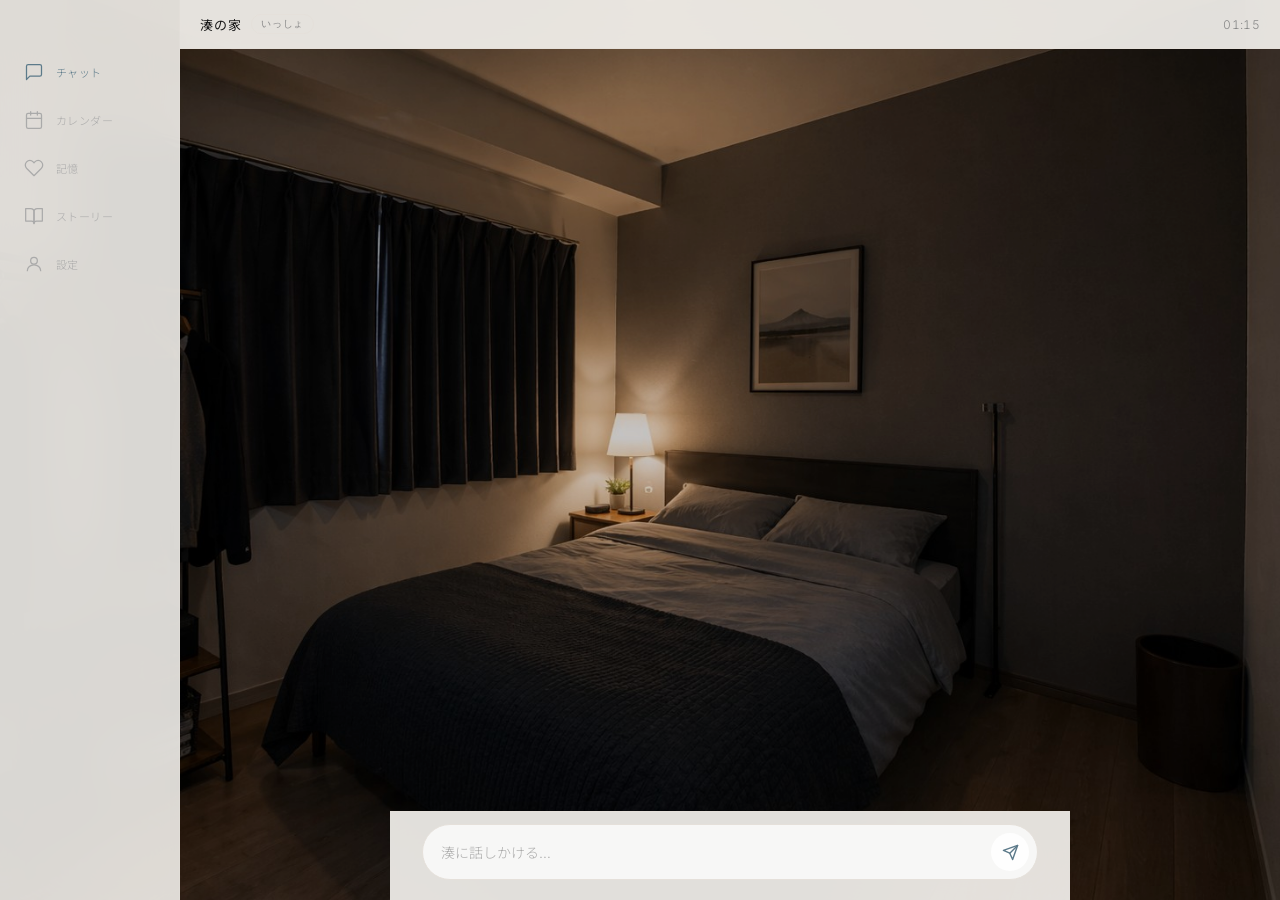
<file: index.html>
<!DOCTYPE html>
<html lang="ja">
<head>
    <meta charset="UTF-8">
    <meta name="viewport" content="width=device-width, initial-scale=1.0, viewport-fit=cover">
    <meta name="theme-color" content="#000000">
    <title>ゆい × 湊</title>
    <link rel="preconnect" href="https://fonts.googleapis.com">
    <link rel="preconnect" href="https://fonts.gstatic.com" crossorigin>
    <link href="https://fonts.googleapis.com/css2?family=Inter:wght@300;400&family=Noto+Sans+JP:wght@300;400&display=swap" rel="stylesheet">
    <link rel="stylesheet" href="css/style.css">
</head>
<body>

    <div class="bg-layer" id="bgLayer"></div>
    <div class="bg-overlay"></div>

    <div class="app">
        <header class="top-bar">
            <div class="situation-info">
                <span class="location-name" id="locationName">湊の家</span>
                <span class="mode-tag" id="modeTag">いっしょ</span>
            </div>
            <time class="current-time" id="currentTime"></time>
        </header>

        <main class="chat-area" id="chatArea"></main>

        <div class="input-area">
            <div class="input-row">
                <input
                    type="text"
                    id="userInput"
                    placeholder="湊に話しかける…"
                    autocomplete="off"
                    autocorrect="off"
                    autocapitalize="off"
                    spellcheck="false"
                >
                <button class="send-btn" id="sendBtn" onclick="sendMessage()">
                    <svg viewBox="0 0 24 24" fill="none" stroke="currentColor" stroke-width="2" stroke-linecap="round" stroke-linejoin="round">
                        <line x1="22" y1="2" x2="11" y2="13"></line>
                        <polygon points="22 2 15 22 11 13 2 9 22 2"></polygon>
                    </svg>
                </button>
            </div>
        </div>
    </div>

    <nav class="tab-bar">
        <a href="index.html" class="tab-item active">
            <svg viewBox="0 0 24 24"><path d="M21 15a2 2 0 0 1-2 2H7l-4 4V5a2 2 0 0 1 2-2h14a2 2 0 0 1 2 2z"/></svg>
            <span>チャット</span>
        </a>
        <a href="calendar.html" class="tab-item">
            <svg viewBox="0 0 24 24"><rect x="3" y="4" width="18" height="18" rx="2"/><line x1="16" y1="2" x2="16" y2="6"/><line x1="8" y1="2" x2="8" y2="6"/><line x1="3" y1="10" x2="21" y2="10"/></svg>
            <span>カレンダー</span>
        </a>
        <a href="memory.html" class="tab-item">
            <svg viewBox="0 0 24 24"><path d="M20.84 4.61a5.5 5.5 0 0 0-7.78 0L12 5.67l-1.06-1.06a5.5 5.5 0 0 0-7.78 7.78l1.06 1.06L12 21.23l7.78-7.78 1.06-1.06a5.5 5.5 0 0 0 0-7.78z"/></svg>
            <span>記憶</span>
        </a>
        <a href="story.html" class="tab-item">
            <svg viewBox="0 0 24 24"><path d="M2 3h6a4 4 0 0 1 4 4v14a3 3 0 0 0-3-3H2z"/><path d="M22 3h-6a4 4 0 0 0-4 4v14a3 3 0 0 1 3-3h7z"/></svg>
            <span>ストーリー</span>
        </a>
        <a href="character.html" class="tab-item">
            <svg viewBox="0 0 24 24"><circle cx="12" cy="8" r="4"/><path d="M4 20c0-4 3.6-7 8-7s8 3 8 7"/></svg>
            <span>設定</span>
        </a>
    </nav>

    <script src="js/api.js"></script>
</body>
</html>
</file>
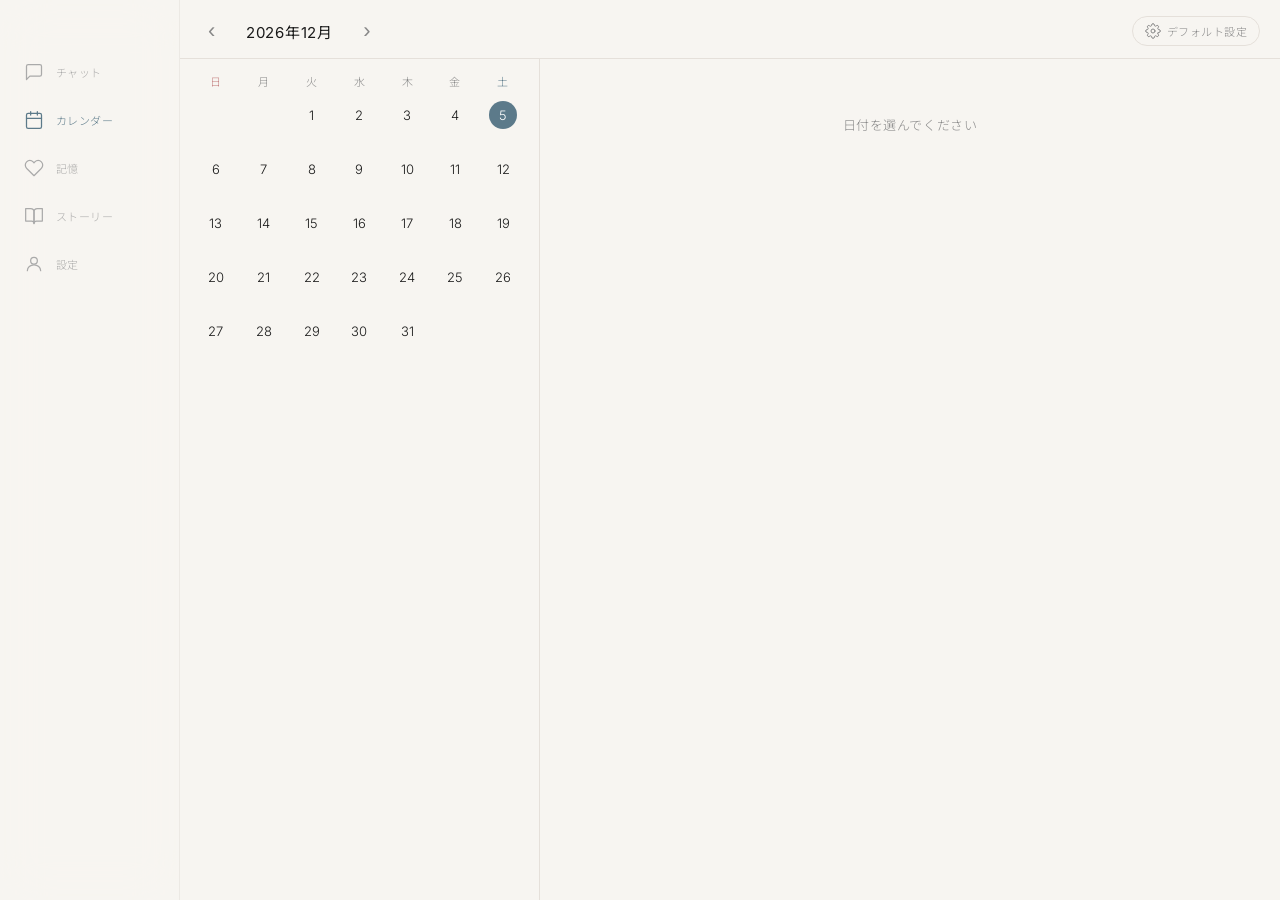
<file: calendar.html>
<!DOCTYPE html>
<html lang="ja">
<head>
    <meta charset="UTF-8">
    <meta name="viewport" content="width=device-width, initial-scale=1.0, viewport-fit=cover">
    <title>カレンダー — ゆい × 湊</title>
    <link rel="preconnect" href="https://fonts.googleapis.com">
    <link href="https://fonts.googleapis.com/css2?family=Inter:wght@300;400&family=Noto+Sans+JP:wght@300;400&display=swap" rel="stylesheet">
    <link rel="stylesheet" href="css/style.css">
</head>
<body class="cal-page">

    <div class="cal-app">

        <!-- ヘッダー -->
        <header class="cal-header">
            <div class="cal-nav">
                <button class="cal-nav-btn" onclick="prevMonth()">‹</button>
                <span id="calMonthLabel" class="cal-month-label"></span>
                <button class="cal-nav-btn" onclick="nextMonth()">›</button>
            </div>
            <button class="cal-schedule-btn" onclick="openScheduleModal()">
                <svg viewBox="0 0 24 24" fill="none" stroke="currentColor" stroke-width="1.5" stroke-linecap="round" stroke-linejoin="round" width="16" height="16"><circle cx="12" cy="12" r="3"/><path d="M19.4 15a1.65 1.65 0 0 0 .33 1.82l.06.06a2 2 0 0 1-2.83 2.83l-.06-.06a1.65 1.65 0 0 0-1.82-.33 1.65 1.65 0 0 0-1 1.51V21a2 2 0 0 1-4 0v-.09A1.65 1.65 0 0 0 9 19.4a1.65 1.65 0 0 0-1.82.33l-.06.06a2 2 0 0 1-2.83-2.83l.06-.06A1.65 1.65 0 0 0 4.68 15a1.65 1.65 0 0 0-1.51-1H3a2 2 0 0 1 0-4h.09A1.65 1.65 0 0 0 4.6 9a1.65 1.65 0 0 0-.33-1.82l-.06-.06a2 2 0 0 1 2.83-2.83l.06.06A1.65 1.65 0 0 0 9 4.68a1.65 1.65 0 0 0 1-1.51V3a2 2 0 0 1 4 0v.09a1.65 1.65 0 0 0 1 1.51 1.65 1.65 0 0 0 1.82-.33l.06-.06a2 2 0 0 1 2.83 2.83l-.06.06A1.65 1.65 0 0 0 19.4 9a1.65 1.65 0 0 0 1.51 1H21a2 2 0 0 1 0 4h-.09a1.65 1.65 0 0 0-1.51 1z"/></svg>
                デフォルト設定
            </button>
        </header>

        <!-- グリッド + 詳細パネル -->
        <div class="cal-body">
            <div class="cal-grid-wrap">
                <div class="cal-grid" id="calGrid"></div>
            </div>
            <div class="cal-detail" id="calDetail">
                <div class="cal-detail-empty">日付を選んでください</div>
            </div>
        </div>

    </div>

    <!-- タブバー -->
    <nav class="tab-bar">
        <a href="index.html" class="tab-item"><svg viewBox="0 0 24 24"><path d="M21 15a2 2 0 0 1-2 2H7l-4 4V5a2 2 0 0 1 2-2h14a2 2 0 0 1 2 2z"/></svg><span>チャット</span></a>
        <a href="calendar.html" class="tab-item active"><svg viewBox="0 0 24 24"><rect x="3" y="4" width="18" height="18" rx="2"/><line x1="16" y1="2" x2="16" y2="6"/><line x1="8" y1="2" x2="8" y2="6"/><line x1="3" y1="10" x2="21" y2="10"/></svg><span>カレンダー</span></a>
        <a href="memory.html" class="tab-item"><svg viewBox="0 0 24 24"><path d="M20.84 4.61a5.5 5.5 0 0 0-7.78 0L12 5.67l-1.06-1.06a5.5 5.5 0 0 0-7.78 7.78l1.06 1.06L12 21.23l7.78-7.78 1.06-1.06a5.5 5.5 0 0 0 0-7.78z"/></svg><span>記憶</span></a>
        <a href="story.html" class="tab-item"><svg viewBox="0 0 24 24"><path d="M2 3h6a4 4 0 0 1 4 4v14a3 3 0 0 0-3-3H2z"/><path d="M22 3h-6a4 4 0 0 0-4 4v14a3 3 0 0 1 3-3h7z"/></svg><span>ストーリー</span></a>
        <a href="character.html" class="tab-item"><svg viewBox="0 0 24 24"><circle cx="12" cy="8" r="4"/><path d="M4 20c0-4 3.6-7 8-7s8 3 8 7"/></svg><span>設定</span></a>
    </nav>

    <!-- ── きろく追加モーダル ── -->
    <div class="modal-backdrop" id="eventModalBackdrop"></div>
    <div class="modal" id="eventModal">
        <div class="modal-header">
            <span class="modal-title" id="eventModalTitle">きろくを追加</span>
            <button class="modal-close" onclick="closeEventModal()">×</button>
        </div>
        <form id="eventForm" class="modal-body">
            <div class="form-group">
                <label class="form-label">なにをした？</label>
                <div class="quick-type-grid" id="quickTypeGrid"></div>
                <input type="hidden" id="eventQuickType" value="">
            </div>
            <div class="form-group">
                <label class="form-label">タイトル（任意）</label>
                <input type="text" id="eventTitle" class="form-input" placeholder="例：イタリアンディナー">
            </div>
            <div class="form-group">
                <label class="form-label">ひとことメモ（任意）</label>
                <textarea id="eventMemo" class="form-input form-textarea" placeholder="今日のこと、ひとことで…" rows="3"></textarea>
            </div>
            <div class="form-row">
                <div class="form-group">
                    <label class="form-label">開始時間（任意）</label>
                    <input type="time" id="eventStartTime" class="form-input">
                </div>
                <div class="form-group">
                    <label class="form-label">終了時間（任意）</label>
                    <input type="time" id="eventEndTime" class="form-input">
                </div>
            </div>
            <button type="submit" id="eventSubmitBtn" class="form-submit" disabled>保存する</button>
        </form>
    </div>

    <!-- ── デフォルトスケジュールモーダル ── -->
    <div class="modal-backdrop" id="scheduleModalBackdrop"></div>
    <div class="modal" id="scheduleModal">
        <div class="modal-header">
            <span class="modal-title">デフォルト設定</span>
            <button class="modal-close" onclick="closeScheduleModal()">×</button>
        </div>
        <div class="modal-body">
            <p class="schedule-note">予定がない日に適用されるデフォルトの場所・モードを設定できます。</p>
            <div class="schedule-section">
                <h3 class="schedule-day-label">平日</h3>
                <div id="scheduleWeekday"></div>
            </div>
            <div class="schedule-section">
                <h3 class="schedule-day-label">土日・祝日</h3>
                <div id="scheduleWeekend"></div>
            </div>
            <button id="scheduleSaveBtn" class="form-submit" onclick="handleSaveSchedule()">保存する</button>
        </div>
    </div>

    <script src="js/calendar.js"></script>
</body>
</html>
</file>
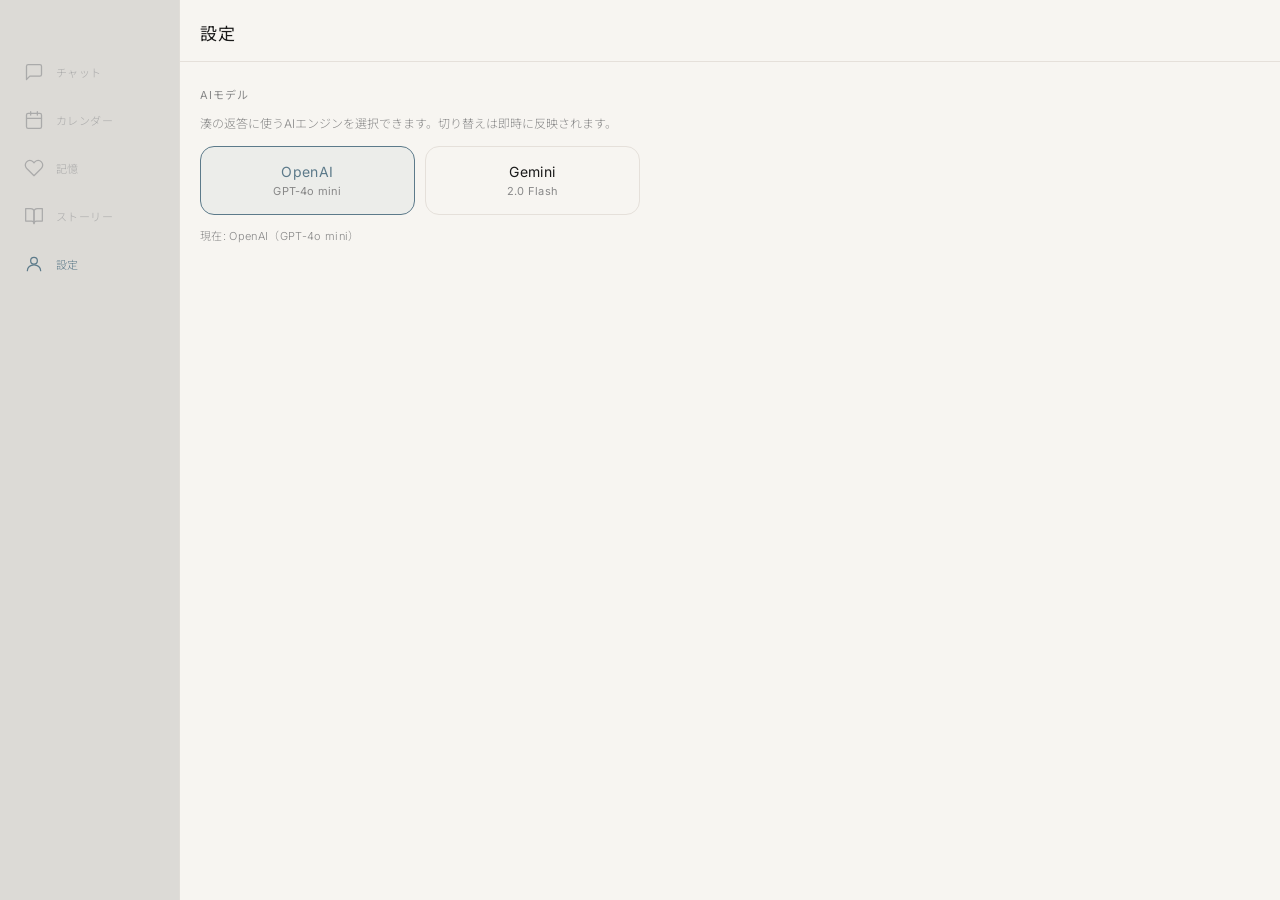
<file: character.html>
<!DOCTYPE html>
<html lang="ja">
<head>
    <meta charset="UTF-8">
    <meta name="viewport" content="width=device-width, initial-scale=1.0, viewport-fit=cover">
    <title>設定 — ゆい × 湊</title>
    <link rel="preconnect" href="https://fonts.googleapis.com">
    <link href="https://fonts.googleapis.com/css2?family=Inter:wght@300;400&family=Noto+Sans+JP:wght@300;400&display=swap" rel="stylesheet">
    <link rel="stylesheet" href="css/style.css">
</head>
<body>

    <div class="settings-app">
        <header class="settings-header">
            <h1 class="settings-title">設定</h1>
        </header>

        <main class="settings-body">

            <!-- AIモデル -->
            <section class="settings-section">
                <h2 class="settings-section-title">AIモデル</h2>
                <p class="settings-note">湊の返答に使うAIエンジンを選択できます。切り替えは即時に反映されます。</p>
                <div class="llm-toggle">
                    <button class="llm-btn" id="btnOpenai" onclick="setProvider('openai')">
                        <span class="llm-btn-name">OpenAI</span>
                        <span class="llm-btn-model">GPT-4o mini</span>
                    </button>
                    <button class="llm-btn" id="btnGemini" onclick="setProvider('gemini')">
                        <span class="llm-btn-name">Gemini</span>
                        <span class="llm-btn-model">2.0 Flash</span>
                    </button>
                </div>
                <p class="settings-current" id="providerStatus"></p>
            </section>

        </main>
    </div>

    <nav class="tab-bar">
        <a href="index.html" class="tab-item"><svg viewBox="0 0 24 24"><path d="M21 15a2 2 0 0 1-2 2H7l-4 4V5a2 2 0 0 1 2-2h14a2 2 0 0 1 2 2z"/></svg><span>チャット</span></a>
        <a href="calendar.html" class="tab-item"><svg viewBox="0 0 24 24"><rect x="3" y="4" width="18" height="18" rx="2"/><line x1="16" y1="2" x2="16" y2="6"/><line x1="8" y1="2" x2="8" y2="6"/><line x1="3" y1="10" x2="21" y2="10"/></svg><span>カレンダー</span></a>
        <a href="memory.html" class="tab-item"><svg viewBox="0 0 24 24"><path d="M20.84 4.61a5.5 5.5 0 0 0-7.78 0L12 5.67l-1.06-1.06a5.5 5.5 0 0 0-7.78 7.78l1.06 1.06L12 21.23l7.78-7.78 1.06-1.06a5.5 5.5 0 0 0 0-7.78z"/></svg><span>記憶</span></a>
        <a href="story.html" class="tab-item"><svg viewBox="0 0 24 24"><path d="M2 3h6a4 4 0 0 1 4 4v14a3 3 0 0 0-3-3H2z"/><path d="M22 3h-6a4 4 0 0 0-4 4v14a3 3 0 0 1 3-3h7z"/></svg><span>ストーリー</span></a>
        <a href="character.html" class="tab-item active"><svg viewBox="0 0 24 24"><circle cx="12" cy="8" r="4"/><path d="M4 20c0-4 3.6-7 8-7s8 3 8 7"/></svg><span>設定</span></a>
    </nav>

    <script>
        function setProvider(p) {
            localStorage.setItem('llmProvider', p);
            updateUI(p);
        }

        function updateUI(p) {
            document.getElementById('btnOpenai').classList.toggle('active', p === 'openai');
            document.getElementById('btnGemini').classList.toggle('active', p === 'gemini');
            const labels = {
                openai: '現在: OpenAI（GPT-4o mini）',
                gemini: '現在: Gemini（2.0 Flash）'
            };
            document.getElementById('providerStatus').textContent = labels[p] || labels.openai;
        }

        const current = localStorage.getItem('llmProvider') || 'openai';
        updateUI(current);
    </script>
</body>
</html>
</file>
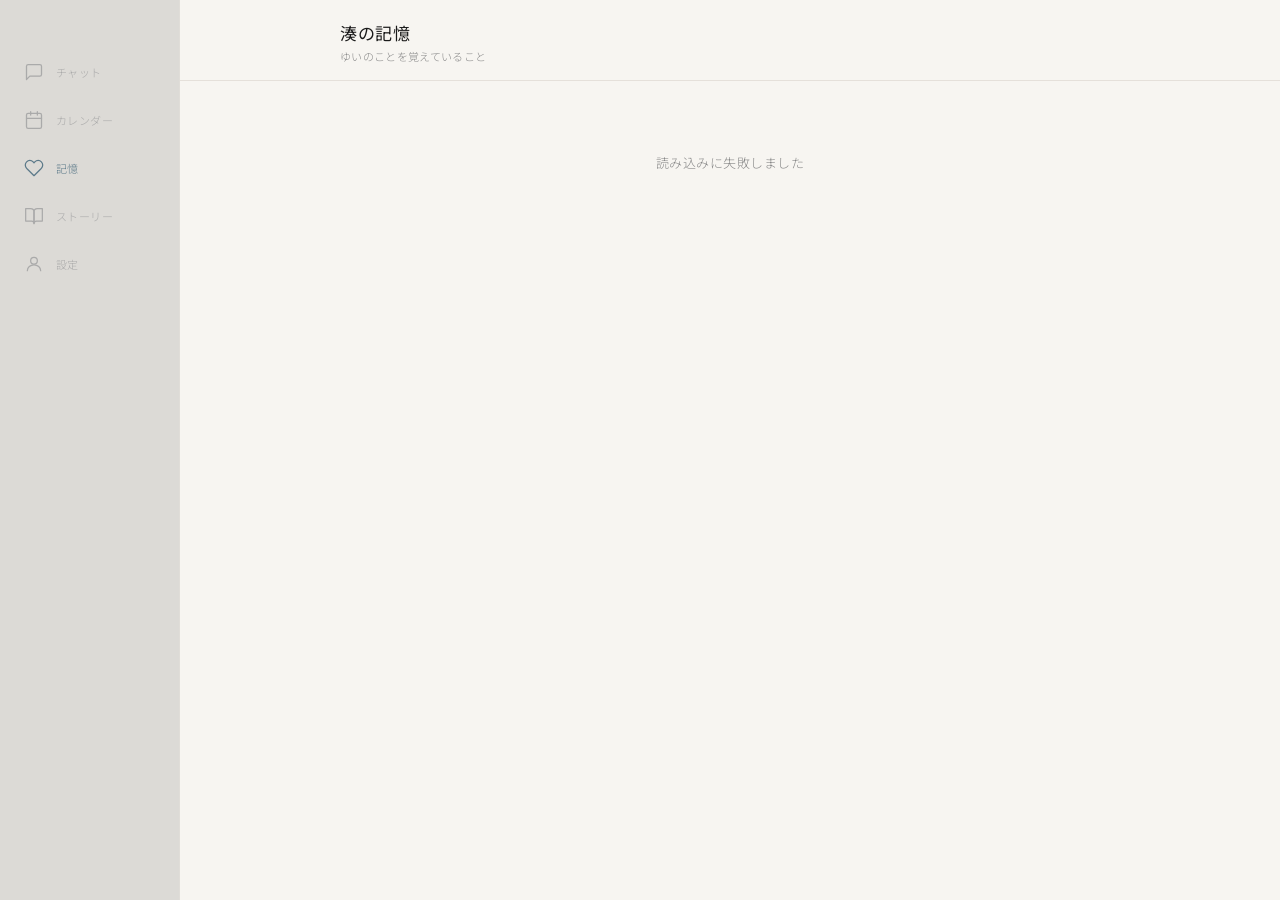
<file: memory.html>
<!DOCTYPE html>
<html lang="ja">
<head>
    <meta charset="UTF-8">
    <meta name="viewport" content="width=device-width, initial-scale=1.0, viewport-fit=cover">
    <meta name="theme-color" content="#F7F5F1">
    <title>記憶 — ゆい × 湊</title>
    <link rel="preconnect" href="https://fonts.googleapis.com">
    <link rel="preconnect" href="https://fonts.gstatic.com" crossorigin>
    <link href="https://fonts.googleapis.com/css2?family=Inter:wght@300;400&family=Noto+Sans+JP:wght@300;400&display=swap" rel="stylesheet">
    <link rel="stylesheet" href="css/style.css">
</head>
<body>

    <div class="mem-app">
        <header class="mem-header">
            <div>
                <h1 class="mem-title">湊の記憶</h1>
                <p class="mem-subtitle">ゆいのことを覚えていること</p>
            </div>
            <span class="mem-count" id="memCount"></span>
        </header>

        <main class="mem-list" id="memList">
            <div class="mem-loading" id="memLoading">
                <div class="typing-indicator">
                    <div class="typing-dot"></div>
                    <div class="typing-dot"></div>
                    <div class="typing-dot"></div>
                </div>
            </div>
        </main>
    </div>

    <nav class="tab-bar">
        <a href="index.html" class="tab-item">
            <svg viewBox="0 0 24 24"><path d="M21 15a2 2 0 0 1-2 2H7l-4 4V5a2 2 0 0 1 2-2h14a2 2 0 0 1 2 2z"/></svg>
            <span>チャット</span>
        </a>
        <a href="calendar.html" class="tab-item">
            <svg viewBox="0 0 24 24"><rect x="3" y="4" width="18" height="18" rx="2"/><line x1="16" y1="2" x2="16" y2="6"/><line x1="8" y1="2" x2="8" y2="6"/><line x1="3" y1="10" x2="21" y2="10"/></svg>
            <span>カレンダー</span>
        </a>
        <a href="memory.html" class="tab-item active">
            <svg viewBox="0 0 24 24"><path d="M20.84 4.61a5.5 5.5 0 0 0-7.78 0L12 5.67l-1.06-1.06a5.5 5.5 0 0 0-7.78 7.78l1.06 1.06L12 21.23l7.78-7.78 1.06-1.06a5.5 5.5 0 0 0 0-7.78z"/></svg>
            <span>記憶</span>
        </a>
        <a href="story.html" class="tab-item">
            <svg viewBox="0 0 24 24"><path d="M2 3h6a4 4 0 0 1 4 4v14a3 3 0 0 0-3-3H2z"/><path d="M22 3h-6a4 4 0 0 0-4 4v14a3 3 0 0 1 3-3h7z"/></svg>
            <span>ストーリー</span>
        </a>
        <a href="character.html" class="tab-item">
            <svg viewBox="0 0 24 24"><circle cx="12" cy="8" r="4"/><path d="M4 20c0-4 3.6-7 8-7s8 3 8 7"/></svg>
            <span>設定</span>
        </a>
    </nav>

    <script src="js/memory.js"></script>
</body>
</html>
</file>
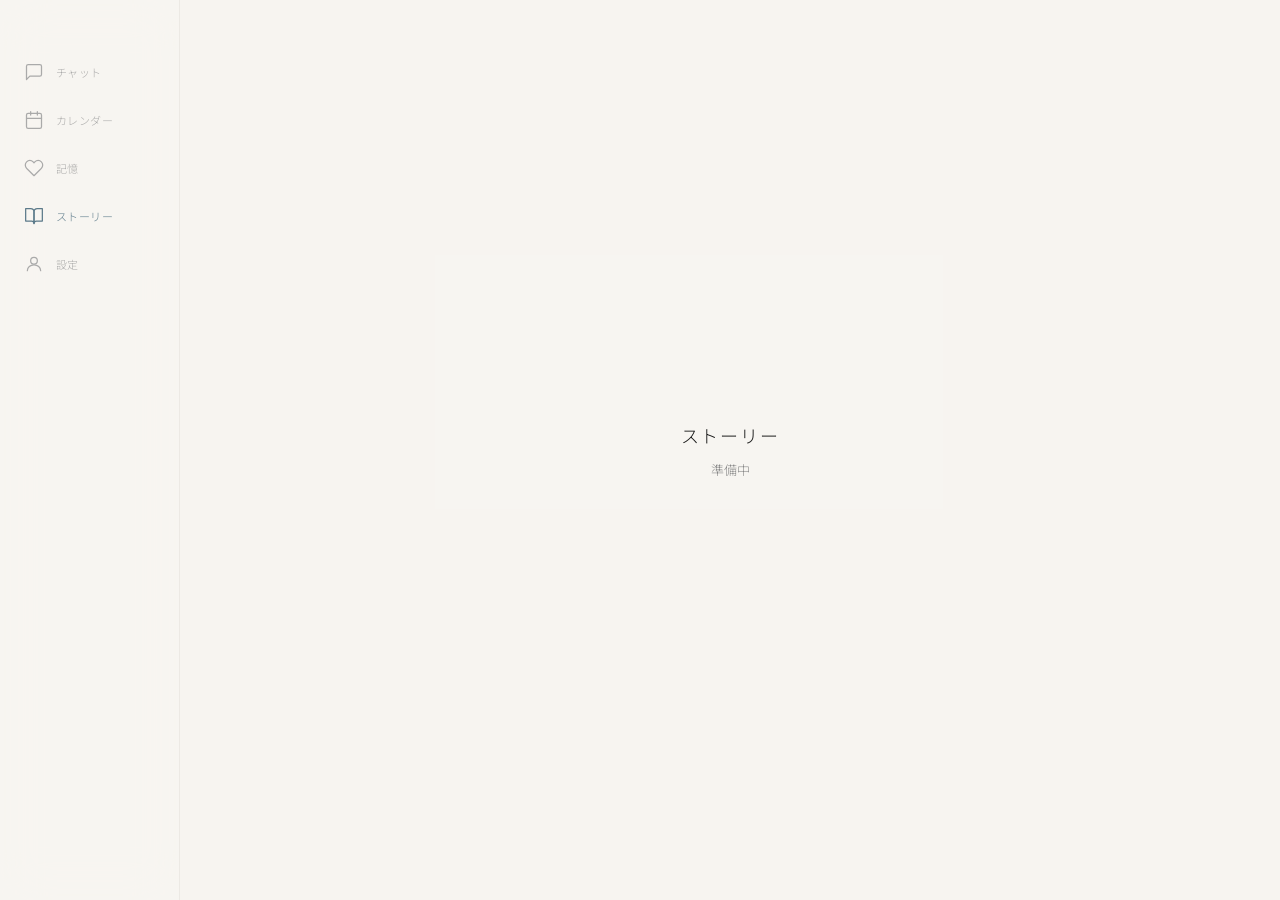
<file: story.html>
<!DOCTYPE html>
<html lang="ja">
<head>
    <meta charset="UTF-8">
    <meta name="viewport" content="width=device-width, initial-scale=1.0, viewport-fit=cover">
    <title>ストーリー — ゆい × 湊</title>
    <link rel="preconnect" href="https://fonts.googleapis.com">
    <link href="https://fonts.googleapis.com/css2?family=Inter:wght@300;400&family=Noto+Sans+JP:wght@300;400&display=swap" rel="stylesheet">
    <link rel="stylesheet" href="css/style.css">
</head>
<body style="background:#F7F5F1;">
    <div class="placeholder-page">
        <h2>ストーリー</h2>
        <p>準備中</p>
    </div>
    <nav class="tab-bar">
        <a href="index.html" class="tab-item"><svg viewBox="0 0 24 24"><path d="M21 15a2 2 0 0 1-2 2H7l-4 4V5a2 2 0 0 1 2-2h14a2 2 0 0 1 2 2z"/></svg><span>チャット</span></a>
        <a href="calendar.html" class="tab-item"><svg viewBox="0 0 24 24"><rect x="3" y="4" width="18" height="18" rx="2"/><line x1="16" y1="2" x2="16" y2="6"/><line x1="8" y1="2" x2="8" y2="6"/><line x1="3" y1="10" x2="21" y2="10"/></svg><span>カレンダー</span></a>
        <a href="memory.html" class="tab-item"><svg viewBox="0 0 24 24"><path d="M20.84 4.61a5.5 5.5 0 0 0-7.78 0L12 5.67l-1.06-1.06a5.5 5.5 0 0 0-7.78 7.78l1.06 1.06L12 21.23l7.78-7.78 1.06-1.06a5.5 5.5 0 0 0 0-7.78z"/></svg><span>記憶</span></a>
        <a href="story.html" class="tab-item active"><svg viewBox="0 0 24 24"><path d="M2 3h6a4 4 0 0 1 4 4v14a3 3 0 0 0-3-3H2z"/><path d="M22 3h-6a4 4 0 0 0-4 4v14a3 3 0 0 1 3-3h7z"/></svg><span>ストーリー</span></a>
        <a href="character.html" class="tab-item"><svg viewBox="0 0 24 24"><circle cx="12" cy="8" r="4"/><path d="M4 20c0-4 3.6-7 8-7s8 3 8 7"/></svg><span>設定</span></a>
    </nav>
</body>
</html>
</file>
<file: css/style.css>
/* ===== RESET & BASE ===== */
*, *::before, *::after {
    box-sizing: border-box;
    margin: 0;
    padding: 0;
    -webkit-tap-highlight-color: transparent;
}

:root {
    --accent: #5C7A8A;
    --accent-light: rgba(92, 122, 138, 0.15);
    --text: #1A1A1A;
    --text-sub: #888888;
    --border: #E5E0DA;
    --surface: rgba(247, 245, 241, 0.95);
    --bg: #F5F2EE;
    --font: 'Inter', 'Noto Sans JP', sans-serif;
    --side-nav-w: 220px;
    --tab-h: 64px;
}

html, body {
    height: 100%;
    overflow: hidden;
    font-family: var(--font);
    font-weight: 300;
    background: #1a1a1a;
}

/* ===== BACKGROUND ===== */
.bg-layer {
    position: fixed;
    inset: 0;
    background-size: cover;
    background-position: center;
    z-index: 0;
    transition: opacity 0.8s ease;
}

.bg-layer.fade-out { opacity: 0; }

.bg-overlay {
    position: fixed;
    inset: 0;
    background: rgba(0, 0, 0, 0.22);
    z-index: 1;
}

/* ===== APP SHELL ===== */
.app {
    position: fixed;
    inset: 0;
    bottom: var(--tab-h);
    z-index: 2;
    display: flex;
    flex-direction: column;
}

/* ===== TOP BAR ===== */
.top-bar {
    display: flex;
    justify-content: space-between;
    align-items: center;
    padding: 14px 20px;
    padding-top: calc(14px + env(safe-area-inset-top, 0px));
    backdrop-filter: blur(20px) saturate(1.1);
    -webkit-backdrop-filter: blur(20px) saturate(1.1);
    background: rgba(245, 242, 238, 0.92);
    border-bottom: 1px solid var(--border);
    flex-shrink: 0;
}

.situation-info {
    display: flex;
    align-items: center;
    gap: 10px;
}

.location-name {
    font-size: 13px;
    font-weight: 400;
    color: var(--text);
    letter-spacing: 0.06em;
}

.mode-tag {
    font-size: 10px;
    color: var(--text-sub);
    border: 1px solid var(--border);
    border-radius: 20px;
    padding: 2px 9px;
    letter-spacing: 0.06em;
    font-family: 'Inter', sans-serif;
}

.mode-tag.line-mode {
    border-color: rgba(92, 122, 138, 0.5);
    color: var(--accent);
}

.current-time {
    font-size: 12px;
    color: var(--text-sub);
    letter-spacing: 0.03em;
    font-family: 'Inter', sans-serif;
    font-feature-settings: "tnum";
}

/* ===== CHAT AREA ===== */
.chat-area {
    flex: 1;
    overflow-y: auto;
    padding: 24px 20px 16px;
    display: flex;
    flex-direction: column;
    gap: 20px;
    scroll-behavior: smooth;
    scrollbar-width: none;
    -ms-overflow-style: none;
}

.chat-area::-webkit-scrollbar { display: none; }

/* ===== LINE MODE ===== */
.line-msg {
    display: flex;
    flex-direction: column;
    max-width: 72%;
    gap: 3px;
}

.line-msg.yui { align-self: flex-end; align-items: flex-end; }
.line-msg.minato { align-self: flex-start; align-items: flex-start; }

.line-sender {
    font-size: 10px;
    color: rgba(255, 255, 255, 0.45);
    letter-spacing: 0.04em;
    padding: 0 4px;
}

.bubble {
    padding: 11px 16px;
    font-size: 14px;
    line-height: 1.7;
    font-weight: 300;
    word-break: break-word;
}

.line-msg.yui .bubble {
    background: rgba(92, 122, 138, 0.88);
    color: #fff;
    border-radius: 20px 20px 4px 20px;
    backdrop-filter: blur(10px);
}

.line-msg.minato .bubble {
    background: rgba(255, 255, 255, 0.88);
    color: var(--text);
    border-radius: 20px 20px 20px 4px;
    backdrop-filter: blur(10px);
}

/* ===== TOGETHER MODE ===== */
.together-msg {
    display: flex;
    flex-direction: column;
    max-width: 72%;
    gap: 4px;
}

.together-msg.minato {
    align-self: flex-start;
    align-items: flex-start;
}

.together-msg.yui {
    align-self: flex-end;
    align-items: flex-end;
}

/* 行動描写：吹き出し外・斜体・薄字 */
.action-text {
    font-size: 13px;
    font-style: italic;
    color: rgba(255, 255, 255, 0.42);
    line-height: 1.6;
    letter-spacing: 0.02em;
    padding: 0 4px;
}

/* いっしょモードの吹き出し */
.dialogue-bubble {
    padding: 11px 16px;
    font-size: 14px;
    line-height: 1.7;
    font-weight: 300;
    word-break: break-word;
    backdrop-filter: blur(10px);
    -webkit-backdrop-filter: blur(10px);
}

.together-msg.minato .dialogue-bubble {
    background: rgba(18, 18, 18, 0.72);
    color: rgba(255, 255, 255, 0.95);
    border-radius: 20px 20px 20px 4px;
}

.together-msg.yui .dialogue-bubble {
    background: rgba(92, 122, 138, 0.88);
    color: #fff;
    border-radius: 20px 20px 4px 20px;
}

/* ===== TYPING INDICATOR ===== */
.typing-indicator {
    display: flex;
    gap: 5px;
    align-items: center;
    padding: 12px 16px;
    background: rgba(255, 255, 255, 0.88);
    border-radius: 20px 20px 20px 4px;
    width: fit-content;
    backdrop-filter: blur(10px);
    align-self: flex-start;
}

.typing-dot {
    width: 6px;
    height: 6px;
    border-radius: 50%;
    background: #bbb;
    animation: blink 1.4s infinite both;
}

.typing-dot:nth-child(2) { animation-delay: 0.2s; }
.typing-dot:nth-child(3) { animation-delay: 0.4s; }

@keyframes blink {
    0%, 80%, 100% { opacity: 0.25; transform: translateY(0); }
    40% { opacity: 1; transform: translateY(-3px); }
}

/* ===== ERROR MSG ===== */
.error-msg {
    align-self: center;
    font-size: 12px;
    color: rgba(255, 120, 100, 0.9);
    background: rgba(0, 0, 0, 0.3);
    padding: 8px 14px;
    border-radius: 12px;
    backdrop-filter: blur(8px);
}

/* ===== INPUT AREA ===== */
.input-area {
    flex-shrink: 0;
    padding: 12px 16px 16px;
    backdrop-filter: blur(20px) saturate(1.1);
    -webkit-backdrop-filter: blur(20px) saturate(1.1);
    background: rgba(245, 242, 238, 0.92);
    border-top: 1px solid var(--border);
}

.input-row {
    display: flex;
    align-items: center;
    gap: 10px;
    background: rgba(255, 255, 255, 0.75);
    border: 1px solid var(--border);
    border-radius: 28px;
    padding: 8px 8px 8px 18px;
}

.input-row input {
    flex: 1;
    background: none;
    border: none;
    outline: none;
    font-family: var(--font);
    font-size: 14px;
    font-weight: 300;
    color: var(--text);
    min-width: 0;
}

.input-row input::placeholder {
    color: rgba(26, 26, 26, 0.35);
}

.send-btn {
    width: 38px;
    height: 38px;
    border-radius: 50%;
    background: rgba(255, 255, 255, 0.9);
    border: none;
    cursor: pointer;
    display: flex;
    align-items: center;
    justify-content: center;
    color: var(--accent);
    flex-shrink: 0;
    transition: background 0.2s, transform 0.1s;
}

.send-btn:active { transform: scale(0.93); }
.send-btn:disabled { opacity: 0.4; cursor: default; }

.send-btn svg {
    width: 17px;
    height: 17px;
}

/* ===== TAB BAR ===== */
.tab-bar {
    position: fixed;
    bottom: 0;
    left: 0;
    right: 0;
    height: var(--tab-h);
    padding-bottom: env(safe-area-inset-bottom, 0px);
    backdrop-filter: blur(24px) saturate(1.2);
    -webkit-backdrop-filter: blur(24px) saturate(1.2);
    background: rgba(247, 245, 241, 0.88);
    border-top: 1px solid rgba(229, 224, 218, 0.6);
    display: flex;
    z-index: 10;
}

.tab-item {
    flex: 1;
    display: flex;
    flex-direction: column;
    align-items: center;
    justify-content: center;
    gap: 4px;
    text-decoration: none;
    color: #aaa;
    font-size: 9px;
    letter-spacing: 0.06em;
    transition: color 0.2s;
}

.tab-item.active { color: var(--accent); }

.tab-item svg {
    width: 22px;
    height: 22px;
    stroke: currentColor;
    fill: none;
    stroke-width: 1.5;
    stroke-linecap: round;
    stroke-linejoin: round;
}

/* ===== PLACEHOLDER PAGES ===== */
.placeholder-page {
    position: fixed;
    inset: 0;
    bottom: var(--tab-h);
    background: var(--surface);
    display: flex;
    flex-direction: column;
    align-items: center;
    justify-content: center;
    gap: 12px;
    z-index: 2;
}

.placeholder-page h2 {
    font-size: 18px;
    font-weight: 300;
    color: var(--text);
    letter-spacing: 0.1em;
}

.placeholder-page p {
    font-size: 13px;
    color: var(--text-sub);
}

/* ===== PC LAYOUT (768px+) ===== */
@media (min-width: 768px) {
    :root {
        --side-nav-w: 180px;
    }

    /* App shifts right of side nav */
    .app,
    .cal-app {
        left: var(--side-nav-w);
        bottom: 0;
    }

    /* Bottom tab → Left side nav */
    .tab-bar {
        top: 0;
        left: 0;
        right: auto;
        bottom: 0;
        width: var(--side-nav-w);
        height: 100%;
        flex-direction: column;
        justify-content: flex-start;
        align-items: stretch;
        border-top: none;
        border-right: 1px solid rgba(229, 224, 218, 0.6);
        padding: 48px 0 24px;
    }

    .tab-item {
        flex: 0 0 auto;
        flex-direction: row;
        justify-content: flex-start;
        gap: 12px;
        padding: 14px 24px;
        font-size: 11px;
        letter-spacing: 0.04em;
    }

    .tab-item svg {
        width: 20px;
        height: 20px;
        flex-shrink: 0;
    }

    /* Compact chat area centered */
    .chat-area {
        max-width: 680px;
        width: 100%;
        align-self: center;
        padding: 24px 32px 16px;
    }

    .input-area {
        max-width: 680px;
        width: 100%;
        align-self: center;
        padding: 12px 32px 20px;
    }

    /* LINE bubbles less spread */
    .line-msg {
        max-width: 52%;
    }

    /* Placeholder pages on PC */
    .placeholder-page {
        left: var(--side-nav-w);
        bottom: 0;
    }
}

/* ===== CALENDAR PAGE ===== */
.cal-page {
    background: #F7F5F1;
    min-height: 100%;
}

/* ── layout ── */
.cal-body {
    display: flex;
    flex-direction: column;
    flex: 1;
}

.cal-grid-wrap { flex-shrink: 0; }

.cal-app {
    position: fixed;
    inset: 0;
    bottom: var(--tab-h);
    display: flex;
    flex-direction: column;
    background: #F7F5F1;
    overflow-y: auto;
    z-index: 2;
}

.cal-header {
    display: flex;
    align-items: center;
    justify-content: space-between;
    padding: 16px 20px 12px;
    padding-top: calc(16px + env(safe-area-inset-top, 0px));
    background: #F7F5F1;
    border-bottom: 1px solid var(--border);
    flex-shrink: 0;
    position: sticky;
    top: 0;
    z-index: 5;
}

.cal-nav {
    display: flex;
    align-items: center;
    gap: 16px;
}

.cal-month-label {
    font-size: 15px;
    font-weight: 400;
    color: var(--text);
    letter-spacing: 0.05em;
    min-width: 100px;
    text-align: center;
}

.cal-nav-btn {
    background: none;
    border: none;
    font-size: 22px;
    color: var(--text-sub);
    cursor: pointer;
    padding: 4px 8px;
    line-height: 1;
    transition: color 0.15s;
}
.cal-nav-btn:hover { color: var(--accent); }

.cal-schedule-btn {
    display: flex;
    align-items: center;
    gap: 6px;
    background: none;
    border: 1px solid var(--border);
    border-radius: 20px;
    padding: 6px 12px;
    font-family: var(--font);
    font-size: 11px;
    font-weight: 300;
    color: var(--text-sub);
    cursor: pointer;
    letter-spacing: 0.04em;
    transition: border-color 0.15s, color 0.15s;
}
.cal-schedule-btn:hover { border-color: var(--accent); color: var(--accent); }
.cal-schedule-btn svg { flex-shrink: 0; }

.cal-grid {
    display: grid;
    grid-template-columns: repeat(7, 1fr);
    padding: 8px 12px 0;
    flex-shrink: 0;
}

.cal-weekday {
    text-align: center;
    font-size: 11px;
    color: var(--text-sub);
    padding: 6px 0;
    letter-spacing: 0.04em;
}
.cal-weekday.sun { color: #C27B7B; }
.cal-weekday.sat { color: var(--accent); }

.cal-day {
    display: flex;
    flex-direction: column;
    align-items: center;
    padding: 6px 2px 8px;
    cursor: pointer;
    border-radius: 8px;
    transition: background 0.12s;
    min-height: 54px;
    position: relative;
}
.cal-day:hover:not(.empty) { background: rgba(92, 122, 138, 0.06); }
.cal-day.empty { cursor: default; }

.cal-day.today .cal-day-num {
    background: var(--accent);
    color: #fff;
    border-radius: 50%;
    width: 28px;
    height: 28px;
    display: flex;
    align-items: center;
    justify-content: center;
}

.cal-day.selected:not(.today) .cal-day-num {
    background: rgba(92, 122, 138, 0.15);
    border-radius: 50%;
    width: 28px;
    height: 28px;
    display: flex;
    align-items: center;
    justify-content: center;
}

.cal-day-num {
    font-size: 13px;
    font-weight: 300;
    color: var(--text);
    width: 28px;
    height: 28px;
    display: flex;
    align-items: center;
    justify-content: center;
}

.cal-dots {
    display: flex;
    gap: 3px;
    margin-top: 3px;
}

.cal-dot {
    width: 5px;
    height: 5px;
    border-radius: 50%;
    display: block;
}

/* ── 日付詳細パネル ── */
.cal-detail {
    border-top: 1px solid var(--border);
    padding: 16px 20px 24px;
}

.cal-detail-empty {
    display: flex;
    align-items: center;
    justify-content: center;
    padding: 40px 0;
    font-size: 13px;
    color: var(--text-sub);
    letter-spacing: 0.04em;
}

.cal-detail-header {
    display: flex;
    align-items: center;
    justify-content: space-between;
    margin-bottom: 16px;
}

.cal-detail-date {
    font-size: 14px;
    font-weight: 400;
    color: var(--text);
    letter-spacing: 0.04em;
}

.add-event-btn {
    background: var(--accent);
    color: #fff;
    border: none;
    border-radius: 20px;
    padding: 6px 14px;
    font-family: var(--font);
    font-size: 12px;
    font-weight: 300;
    cursor: pointer;
    letter-spacing: 0.04em;
    transition: opacity 0.15s;
}
.add-event-btn:hover { opacity: 0.85; }

.date-panel-empty {
    font-size: 13px;
    color: var(--text-sub);
    text-align: center;
    padding: 24px 0;
    letter-spacing: 0.04em;
}

/* ── イベントカード ── */
.event-card {
    display: flex;
    align-items: flex-start;
    gap: 12px;
    padding: 12px 0;
    border-bottom: 1px solid var(--border);
}
.event-card:last-child { border-bottom: none; }

.event-card-icon {
    font-size: 22px;
    line-height: 1.2;
    flex-shrink: 0;
    width: 32px;
    text-align: center;
}

.event-card-body {
    flex: 1;
    display: flex;
    flex-direction: column;
    gap: 3px;
    min-width: 0;
}

.event-card-type {
    font-size: 11px;
    color: var(--text-sub);
    letter-spacing: 0.04em;
}

.event-card-title {
    font-size: 14px;
    font-weight: 300;
    color: var(--text);
}

.event-card-memo {
    font-size: 12px;
    color: var(--text-sub);
    line-height: 1.6;
    margin: 0;
    word-break: break-all;
}

.event-card-time {
    font-size: 11px;
    color: var(--text-sub);
    font-family: 'Inter', sans-serif;
    letter-spacing: 0.02em;
}

.event-delete-btn {
    background: none;
    border: none;
    color: var(--text-sub);
    font-size: 16px;
    cursor: pointer;
    padding: 4px 8px;
    line-height: 1;
    transition: color 0.15s;
    flex-shrink: 0;
}
.event-delete-btn:hover { color: #C27B7B; }

/* ===== MODAL ===== */
.modal-backdrop {
    display: none;
    position: fixed;
    inset: 0;
    background: rgba(0, 0, 0, 0.4);
    z-index: 20;
}

.modal {
    display: none;
    position: fixed;
    left: 50%;
    top: 50%;
    transform: translate(-50%, -50%);
    width: calc(100% - 40px);
    max-width: 440px;
    max-height: 90vh;
    background: #fff;
    border-radius: 20px;
    z-index: 21;
    overflow: hidden;
    flex-direction: column;
}

.modal-backdrop.open { display: block; }
.modal.open { display: flex; flex-direction: column; }

.modal-header {
    display: flex;
    align-items: center;
    justify-content: space-between;
    padding: 18px 20px 14px;
    border-bottom: 1px solid var(--border);
    flex-shrink: 0;
}

.modal-title {
    font-size: 15px;
    font-weight: 400;
    color: var(--text);
    letter-spacing: 0.05em;
}

.modal-close {
    background: none;
    border: none;
    font-size: 20px;
    color: var(--text-sub);
    cursor: pointer;
    padding: 0 4px;
    line-height: 1;
}

.modal-body {
    overflow-y: auto;
    padding: 20px;
    display: flex;
    flex-direction: column;
    gap: 16px;
}

.form-group {
    display: flex;
    flex-direction: column;
    gap: 6px;
}

.form-row {
    display: grid;
    grid-template-columns: 1fr 1fr;
    gap: 12px;
}

.form-label {
    font-size: 11px;
    color: var(--text-sub);
    letter-spacing: 0.06em;
}

.form-input {
    border: 1px solid var(--border);
    border-radius: 10px;
    padding: 10px 12px;
    font-family: var(--font);
    font-size: 14px;
    font-weight: 300;
    color: var(--text);
    background: #fff;
    outline: none;
    transition: border-color 0.15s;
    width: 100%;
    box-sizing: border-box;
    -webkit-appearance: none;
}
.form-input:focus { border-color: var(--accent); }

.form-select { cursor: pointer; }

.form-textarea {
    resize: none;
    line-height: 1.6;
    font-size: 13px;
}

.form-submit {
    background: var(--accent);
    color: #fff;
    border: none;
    border-radius: 12px;
    padding: 14px;
    font-family: var(--font);
    font-size: 14px;
    font-weight: 300;
    cursor: pointer;
    letter-spacing: 0.05em;
    transition: opacity 0.15s;
    width: 100%;
    margin-top: 4px;
}
.form-submit:hover { opacity: 0.88; }
.form-submit:disabled { opacity: 0.45; cursor: default; }

/* ── クイック記録タイプ ── */
.quick-type-grid {
    display: grid;
    grid-template-columns: repeat(4, 1fr);
    gap: 8px;
}

.quick-type-btn {
    display: flex;
    flex-direction: column;
    align-items: center;
    gap: 5px;
    padding: 10px 4px 8px;
    border: 1px solid var(--border);
    border-radius: 12px;
    background: none;
    cursor: pointer;
    font-family: var(--font);
    transition: border-color 0.15s, background 0.15s;
}
.quick-type-btn:hover { background: rgba(92, 122, 138, 0.04); }
.quick-type-btn.selected {
    border-color: var(--accent);
    background: rgba(92, 122, 138, 0.08);
}

.quick-type-icon { font-size: 22px; line-height: 1; }

.quick-type-label {
    font-size: 10px;
    color: var(--text-sub);
    letter-spacing: 0.03em;
    text-align: center;
    line-height: 1.3;
}
.quick-type-btn.selected .quick-type-label { color: var(--accent); }

/* ── スケジュールモーダル ── */
.schedule-note {
    font-size: 12px;
    color: var(--text-sub);
    line-height: 1.7;
    margin-bottom: 4px;
}

.schedule-section { margin-bottom: 20px; }

.schedule-day-label {
    font-size: 12px;
    font-weight: 400;
    color: var(--text-sub);
    letter-spacing: 0.08em;
    margin-bottom: 8px;
}

.schedule-row {
    display: flex;
    align-items: center;
    gap: 10px;
    padding: 8px 0;
    border-bottom: 1px solid var(--border);
}
.schedule-row:last-child { border-bottom: none; }

.schedule-time {
    font-size: 11px;
    color: var(--text-sub);
    min-width: 90px;
    letter-spacing: 0.02em;
}

.schedule-loc-select {
    flex: 1;
    border: 1px solid var(--border);
    border-radius: 8px;
    padding: 6px 10px;
    font-family: var(--font);
    font-size: 13px;
    font-weight: 300;
    color: var(--text);
    background: #fff;
    outline: none;
    -webkit-appearance: none;
    cursor: pointer;
}

.schedule-mode {
    font-size: 11px;
    color: var(--accent);
    min-width: 40px;
    text-align: right;
    letter-spacing: 0.04em;
}

/* ===== MEMORY PAGE ===== */
.mem-app {
    position: fixed;
    inset: 0;
    bottom: var(--tab-h);
    display: flex;
    flex-direction: column;
    background: #F7F5F1;
    overflow-y: auto;
    z-index: 2;
}

.mem-header {
    display: flex;
    align-items: flex-start;
    justify-content: space-between;
    padding: 20px 20px 16px;
    padding-top: calc(20px + env(safe-area-inset-top, 0px));
    background: #F7F5F1;
    border-bottom: 1px solid var(--border);
    flex-shrink: 0;
    position: sticky;
    top: 0;
    z-index: 5;
}

.mem-title {
    font-size: 17px;
    font-weight: 400;
    color: var(--text);
    letter-spacing: 0.04em;
}

.mem-subtitle {
    font-size: 11px;
    color: var(--text-sub);
    margin-top: 3px;
    letter-spacing: 0.03em;
}

.mem-count {
    font-size: 12px;
    color: var(--text-sub);
    letter-spacing: 0.02em;
    margin-top: 4px;
}

.mem-list {
    flex: 1;
    padding: 8px 0 24px;
}

.mem-loading {
    display: flex;
    justify-content: center;
    padding: 48px 0;
}

/* typing indicator reuse */
.mem-loading .typing-indicator {
    background: rgba(92, 122, 138, 0.12);
}

.mem-section {
    padding: 0;
}

.mem-month {
    font-size: 11px;
    color: var(--text-sub);
    letter-spacing: 0.06em;
    padding: 16px 20px 8px;
}

.mem-item {
    display: flex;
    align-items: flex-start;
    gap: 12px;
    padding: 14px 20px;
    border-bottom: 1px solid var(--border);
    transition: background 0.15s;
}

.mem-item:last-child {
    border-bottom: none;
}

.mem-heart {
    width: 14px;
    height: 14px;
    color: #C27B7B;
    flex-shrink: 0;
    margin-top: 3px;
    opacity: 0.75;
}

.mem-body {
    flex: 1;
    display: flex;
    align-items: baseline;
    justify-content: space-between;
    gap: 12px;
}

.mem-text {
    font-size: 14px;
    font-weight: 300;
    color: var(--text);
    line-height: 1.6;
    letter-spacing: 0.02em;
}

.mem-date {
    font-size: 11px;
    color: var(--text-sub);
    flex-shrink: 0;
    letter-spacing: 0.02em;
}

.mem-empty {
    text-align: center;
    color: var(--text-sub);
    font-size: 13px;
    padding: 64px 20px;
    letter-spacing: 0.04em;
}

/* ===== PC LAYOUT ===== */
@media (min-width: 768px) {
    .cal-app {
        left: var(--side-nav-w);
        bottom: 0;
        overflow: hidden;
    }
    .cal-body {
        flex-direction: row;
        flex: 1;
        overflow: hidden;
    }
    .cal-grid-wrap {
        width: 360px;
        flex-shrink: 0;
        overflow-y: auto;
        border-right: 1px solid var(--border);
    }
    .cal-detail {
        flex: 1;
        overflow-y: auto;
        border-top: none;
    }
    .mem-app {
        left: var(--side-nav-w);
        bottom: 0;
    }

    .mem-list {
        max-width: 640px;
        width: 100%;
        align-self: center;
    }

    .mem-header {
        padding-left: calc(20px + (100% - var(--side-nav-w) - 640px) / 2);
        padding-right: calc(20px + (100% - var(--side-nav-w) - 640px) / 2);
    }
}

/* ===== SETTINGS PAGE ===== */
.settings-app {
    position: fixed;
    inset: 0;
    bottom: var(--tab-h);
    display: flex;
    flex-direction: column;
    background: #F7F5F1;
    overflow-y: auto;
    z-index: 2;
}

.settings-header {
    padding: 20px 20px 16px;
    padding-top: calc(20px + env(safe-area-inset-top, 0px));
    background: #F7F5F1;
    border-bottom: 1px solid var(--border);
    flex-shrink: 0;
    position: sticky;
    top: 0;
    z-index: 5;
}

.settings-title {
    font-size: 17px;
    font-weight: 400;
    color: var(--text);
    letter-spacing: 0.04em;
}

.settings-body {
    padding: 24px 20px;
    display: flex;
    flex-direction: column;
    gap: 32px;
}

.settings-section {
    display: flex;
    flex-direction: column;
    gap: 12px;
}

.settings-section-title {
    font-size: 11px;
    font-weight: 400;
    color: var(--text-sub);
    letter-spacing: 0.1em;
}

.settings-note {
    font-size: 12px;
    color: var(--text-sub);
    line-height: 1.7;
}

.llm-toggle {
    display: flex;
    gap: 10px;
}

.llm-btn {
    flex: 1;
    display: flex;
    flex-direction: column;
    align-items: center;
    gap: 4px;
    padding: 16px 12px;
    border: 1px solid var(--border);
    border-radius: 14px;
    background: none;
    font-family: var(--font);
    cursor: pointer;
    transition: border-color 0.15s, background 0.15s;
}
.llm-btn:hover { background: rgba(92, 122, 138, 0.04); }
.llm-btn.active {
    border-color: var(--accent);
    background: rgba(92, 122, 138, 0.07);
}

.llm-btn-name {
    font-size: 14px;
    font-weight: 400;
    color: var(--text);
    letter-spacing: 0.03em;
}
.llm-btn.active .llm-btn-name { color: var(--accent); }

.llm-btn-model {
    font-size: 11px;
    color: var(--text-sub);
    letter-spacing: 0.02em;
    font-family: 'Inter', sans-serif;
}

.settings-current {
    font-size: 11px;
    color: var(--text-sub);
    letter-spacing: 0.03em;
}

@media (min-width: 768px) {
    .settings-app { left: var(--side-nav-w); bottom: 0; }
    .settings-body { max-width: 480px; }
}
</file>
